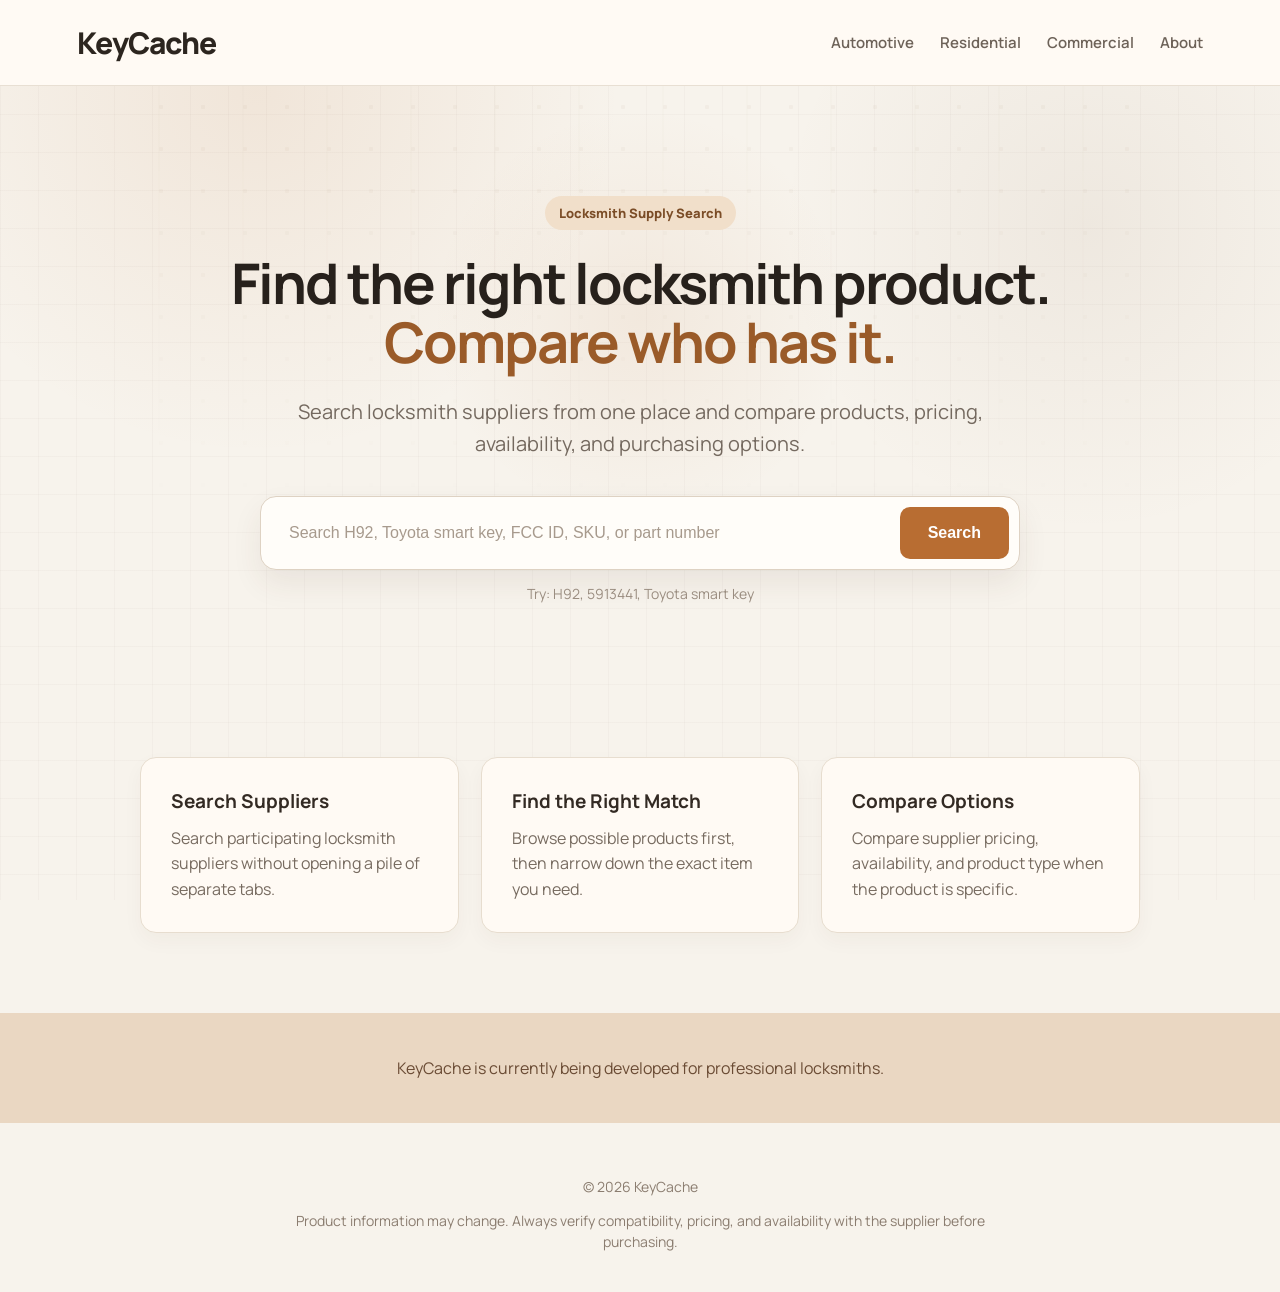
<file: index.html>
<!DOCTYPE html>
<html lang="en">

<head>

  <meta charset="UTF-8">

  <meta
    name="viewport"
    content="width=device-width, initial-scale=1.0"
  >

  <title>
    KeyCache | Compare Locksmith Supplies
  </title>

  <link
    rel="stylesheet"
    href="style.css"
  >

</head>


<body>


  <!-- ===================================== -->
  <!-- HEADER -->
  <!-- ===================================== -->

  <header class="site-header">

    <div class="logo">
      KeyCache
    </div>

    <nav>

      <a href="#">
        Automotive
      </a>

      <a href="#">
        Residential
      </a>

      <a href="#">
        Commercial
      </a>

      <a href="#">
        About
      </a>

    </nav>

  </header>



  <main>


    <!-- ===================================== -->
    <!-- HERO -->
    <!-- ===================================== -->

    <section class="hero">

      <div class="badge">
        Locksmith Supply Search
      </div>


      <h1>

        Find the right locksmith product.

        <span>
          Compare who has it.
        </span>

      </h1>


      <p class="hero-text">

        Search locksmith suppliers from one
        place and compare products, pricing,
        availability, and purchasing options.

      </p>



      <div class="search-card">

        <input
          type="text"
          id="searchInput"
          placeholder="Search H92, Toyota smart key, FCC ID, SKU, or part number"
        >

        <button
          id="searchButton"
          type="button"
        >
          Search
        </button>

      </div>


      <p class="search-hint">

        Try:
        H92,
        5913441,
        Toyota smart key

      </p>

    </section>



    <!-- ===================================== -->
    <!-- RESULTS INSERT HERE -->
    <!-- ===================================== -->



    <!-- ===================================== -->
    <!-- FEATURES -->
    <!-- ===================================== -->

    <section class="features">


      <div class="feature-card">

        <h3>
          Search Suppliers
        </h3>

        <p>

          Search participating locksmith
          suppliers without opening a pile
          of separate tabs.

        </p>

      </div>



      <div class="feature-card">

        <h3>
          Find the Right Match
        </h3>

        <p>

          Browse possible products first,
          then narrow down the exact item
          you need.

        </p>

      </div>



      <div class="feature-card">

        <h3>
          Compare Options
        </h3>

        <p>

          Compare supplier pricing,
          availability, and product type
          when the product is specific.

        </p>

      </div>


    </section>



    <!-- ===================================== -->
    <!-- DEVELOPMENT NOTICE -->
    <!-- ===================================== -->

    <section class="coming-soon">

      <p>

        KeyCache is currently being developed
        for professional locksmiths.

      </p>

    </section>


  </main>



  <!-- ===================================== -->
  <!-- FOOTER -->
  <!-- ===================================== -->

  <footer>

    <p>
      © 2026 KeyCache
    </p>

    <p class="affiliate-disclosure">

      Product information may change.
      Always verify compatibility, pricing,
      and availability with the supplier
      before purchasing.

    </p>

  </footer>



  <script>


    // =====================================================
    // ELEMENTS
    // =====================================================


    const searchButton =
      document.getElementById(
        "searchButton"
      );


    const searchInput =
      document.getElementById(
        "searchInput"
      );


    const resultsSection =
      document.createElement(
        "section"
      );


    resultsSection.id =
      "results";


    resultsSection.className =
      "results";


    document
      .querySelector(".hero")
      .after(
        resultsSection
      );



    // =====================================================
    // MAIN SEARCH
    // =====================================================


    async function performSearch() {


      const query =
        searchInput.value.trim();


      if (!query) {

        resultsSection.innerHTML = `

          <div class="no-results">

            <p>
              Enter a product, key,
              FCC ID, SKU, or part number.
            </p>

          </div>

        `;

        return;
      }



      searchButton.disabled =
        true;


      searchButton.textContent =
        "Searching...";


      resultsSection.innerHTML = `

        <div class="no-results">

          <h2>
            Searching KeyCache...
          </h2>

          <p>
            Checking live supplier results.
          </p>

        </div>

      `;



      try {


        // =================================
        // LIVE SUPPLIER SEARCH
        // =================================


        const liveResponse =
          await fetch(

            "/api/live-search?q=" +
            encodeURIComponent(
              query
            )

          );


        const liveResult =
          await liveResponse.json();



        if (
          liveResponse.ok &&
          Array.isArray(
            liveResult.products
          ) &&
          liveResult.products.length > 0
        ) {


          // -----------------------------
          // DISCOVERY MODE
          // -----------------------------

          if (
            liveResult.searchMode ===
            "discovery"
          ) {

            displayDiscoveryResults(

              liveResult.products,

              query,

              liveResult.suppliers || []

            );

            return;
          }


          // -----------------------------
          // COMPARISON MODE
          // -----------------------------

          displayComparisonResults(

            liveResult.products,

            query,

            liveResult.suppliers || []

          );

          return;
        }



        // =================================
        // D1 FALLBACK
        // =================================


        const databaseResponse =
          await fetch(

            "/api/search?q=" +
            encodeURIComponent(
              query
            )

          );


        const databaseResult =
          await databaseResponse.json();



        if (!databaseResponse.ok) {

          throw new Error(

            databaseResult.error ||
            "Search failed."

          );
        }


        displayDatabaseResults(

          databaseResult.products ||
          [],

          query

        );


      } catch (error) {


        console.error(
          "SEARCH ERROR:",
          error
        );


        resultsSection.innerHTML = `

          <div class="no-results">

            <h2>
              Search error
            </h2>

            <p>

              KeyCache couldn't complete
              this search right now.

            </p>

          </div>

        `;


      } finally {


        searchButton.disabled =
          false;


        searchButton.textContent =
          "Search";


      }


    }



    // =====================================================
    // DISCOVERY RESULTS
    // =====================================================


    function displayDiscoveryResults(
      products,
      query,
      supplierStatuses
    ) {


      const sortedProducts =
        [...products]
          .sort(
            (a, b) => {


              const scoreA =
                typeof a.matchScore ===
                  "number"
                  ? a.matchScore
                  : 0;


              const scoreB =
                typeof b.matchScore ===
                  "number"
                  ? b.matchScore
                  : 0;


              if (
                scoreB !== scoreA
              ) {

                return (
                  scoreB -
                  scoreA
                );
              }


              const priceA =
                typeof a.price ===
                  "number"
                  ? a.price
                  : Infinity;


              const priceB =
                typeof b.price ===
                  "number"
                  ? b.price
                  : Infinity;


              return (
                priceA -
                priceB
              );

            }
          );



      const supplierNames =
        supplierStatuses
          .filter(
            supplier =>
              supplier.ok
          )
          .map(
            supplier =>
              supplier.supplier
          )
          .join(" • ");



      const cards =
        sortedProducts
          .map(
            product => {


              const price =
                typeof product.price ===
                  "number"

                  ? "$" +
                    product.price
                      .toFixed(2)

                  : "Price on supplier";


              const type =
                product.type ||
                "Product";


              const stock =
                product.stock ||
                "Check supplier";


              return `

                <article
                  class="product-result"
                >


                  ${
                    product.image
                      ? `

                        <div
                          class="product-image-wrap"
                        >

                          <img
                            class="product-image"
                            src="${escapeAttribute(
                              product.image
                            )}"
                            alt="${escapeAttribute(
                              product.title ||
                              "Product image"
                            )}"
                            loading="lazy"
                          >

                        </div>

                      `
                      : ""
                  }


                  <div
                    class="product-header"
                  >


                    <div>


                      <span
                        class="result-label"
                      >
                        POSSIBLE MATCH
                      </span>


                      <h2>

                        ${escapeHtml(
                          product.title ||
                          "Untitled Product"
                        )}

                      </h2>


                      <p>

                        ${escapeHtml(
                          product.supplier ||
                          "Supplier"
                        )}

                      </p>


                    </div>


                  </div>



                  <div
                    class="product-meta"
                  >


                    <span>

                      <strong>
                        Type:
                      </strong>

                      ${escapeHtml(
                        type
                      )}

                    </span>


                    ${
                      product.confidence?.label
                        ? `

                          <span
                            class="match-confidence match-confidence-${escapeAttribute(
                              product.confidence.level ||
                              "unknown"
                            )}"
                          >

                            ${escapeHtml(
                              product.confidence.label
                            )}

                          </span>

                        `
                        : ""
                    }


                    <span>

                      <strong>
                        Price:
                      </strong>

                      ${escapeHtml(
                        price
                      )}

                    </span>


                    <span>

                      <strong>
                        Stock:
                      </strong>

                      ${escapeHtml(
                        stock
                      )}

                    </span>


                    ${
                      product.sku
                        ? `

                          <span>

                            <strong>
                              SKU:
                            </strong>

                            ${escapeHtml(
                              product.sku
                            )}

                          </span>

                        `
                        : ""
                    }


                  </div>



                  <div
                    class="supplier-table"
                  >


                    <div
                      class="supplier-row"
                    >


                      <div
                        class="supplier-info"
                      >

                        <strong>

                          ${escapeHtml(
                            product.supplier ||
                            "Supplier"
                          )}

                        </strong>


                        <span>

                          ${escapeHtml(
                            type
                          )}

                        </span>

                      </div>



                      <div
                        class="supplier-price"
                      >

                        ${escapeHtml(
                          price
                        )}

                      </div>



                      <div
                        class="supplier-stock"
                      >

                        ${escapeHtml(
                          stock
                        )}

                      </div>



                      <div
                        class="supplier-shipping"
                      >

                        Match score:
                        ${
                          typeof product.matchScore ===
                            "number"
                            ? product.matchScore
                            : "—"
                        }

                      </div>



                      <button
                        class="supplier-button compare-product-button"
                        type="button"
                        data-title="${escapeAttribute(
                          product.title ||
                          ""
                        )}"
                      >

                        Compare This Product

                      </button>


                    </div>


                  </div>


                </article>

              `;

            }
          )
          .join("");



      resultsSection.innerHTML = `

        <div
          class="product-result"
          style="margin-bottom: 22px;"
        >


          <div
            class="product-header"
          >


            <div>


              <span
                class="result-label"
              >
                DISCOVERY SEARCH
              </span>


              <h2>

                Possible matches for
                "${escapeHtml(
                  query
                )}"

              </h2>


              <p>

                These results may represent
                different products.

                Choose the application or
                identifier that matches
                what you need.

              </p>


              ${
                supplierNames
                  ? `

                    <p>

                      Searching:
                      ${escapeHtml(
                        supplierNames
                      )}

                    </p>

                  `
                  : ""
              }


            </div>


          </div>


        </div>


        ${cards}

      `;


    }



    // =====================================================
    // PRODUCT FAMILY KEY
    // =====================================================


    function getProductFamilyKey(
      product
    ) {


      const title =
        String(
          product?.title ||
          ""
        ).toLowerCase();


      // =================================
      // FCC FAMILY
      // =================================

      const fccMatch =
        title.match(
          /\b(?:hyq|kr5|m3n)[a-z0-9]{2,15}(?:-[a-z0-9]{2,10})?\b/i
        );


      if (fccMatch) {

        const fccFamily =
          fccMatch[0]
            .split("-")[0]
            .toUpperCase();


        return (
          "FCC:" +
          fccFamily
        );
      }


      // =================================
      // H-SERIES / KEY FAMILY
      // =================================

      const keyFamilyMatch =
        title.match(
          /\bH\d{2,3}\b/i
        );


      if (keyFamilyMatch) {

        return (
          "KEY:" +
          keyFamilyMatch[0]
            .toUpperCase()
        );
      }


      // =================================
      // FALLBACK
      // =================================

      return (
        "TITLE:" +
        title
          .replace(
            /\b(oem|aftermarket|refurbished|new)\b/gi,
            " "
          )
          .replace(
            /[^a-z0-9]+/gi,
            " "
          )
          .replace(
            /\s+/g,
            " "
          )
          .trim()
      );


    }



    // =====================================================
    // GROUP COMPARISON PRODUCTS
    // =====================================================


    function groupComparisonProducts(
      products
    ) {


      const groups =
        new Map();


      for (
        const product
        of products
      ) {


        const familyKey =
          getProductFamilyKey(
            product
          );


        if (
          !groups.has(
            familyKey
          )
        ) {

          groups.set(
            familyKey,
            {
              familyKey,
              products: []
            }
          );
        }


        groups
          .get(
            familyKey
          )
          .products
          .push(
            product
          );

      }


      const grouped =
        Array.from(
          groups.values()
        );


      for (
        const group
        of grouped
      ) {


        const prices =
          group.products
            .map(
              product =>
                product.price
            )
            .filter(
              price =>
                typeof price ===
                "number"
            );


        group.lowestPrice =
          prices.length
            ? Math.min(
                ...prices
              )
            : null;


        group.products.sort(
          (a, b) =>
            (
              Number(
                b.matchScore
              ) || 0
            ) -
            (
              Number(
                a.matchScore
              ) || 0
            )
        );


        group.primary =
          group.products[0];

      }


      grouped.sort(
        (a, b) =>
          (
            Number(
              b.primary?.matchScore
            ) || 0
          ) -
          (
            Number(
              a.primary?.matchScore
            ) || 0
          )
      );


      return grouped;


    }



    // =====================================================
    // EXACT PRODUCT COMPARISON
    // =====================================================


    function displayComparisonResults(
      products,
      query,
      supplierStatuses
    ) {


      // =================================
      // SORT RESULTS
      // =================================

      const sortedProducts =
        [...products]
          .sort(
            (a, b) => {


              const scoreA =
                Number(
                  a.matchScore
                ) || 0;


              const scoreB =
                Number(
                  b.matchScore
                ) || 0;


              if (
                scoreB !== scoreA
              ) {

                return (
                  scoreB -
                  scoreA
                );
              }


              const priceA =
                typeof a.price ===
                  "number"
                  ? a.price
                  : Infinity;


              const priceB =
                typeof b.price ===
                  "number"
                  ? b.price
                  : Infinity;


              return (
                priceA -
                priceB
              );

            }
          );



      // =================================
      // GROUP PRODUCTS
      // =================================

      const productGroups =
        groupComparisonProducts(
          sortedProducts
        );



      // =================================
      // CATEGORY HELPER
      // =================================

      function getCategory(
        product
      ) {


        const combined =
          (
            String(
              product.type ||
              ""
            ) +
            " " +
            String(
              product.title ||
              ""
            )
          ).toLowerCase();


        if (
          combined.includes(
            "aftermarket"
          )
        ) {

          return "aftermarket";
        }


        if (
          combined.includes(
            "refurb"
          )
        ) {

          return "refurbished";
        }


        if (
          combined.includes(
            "oem"
          ) ||
          combined.includes(
            "strattec"
          )
        ) {

          return "oem";
        }


        return "other";


      }



      // =================================
      // SUPPLIER COLUMNS
      // =================================

      const supplierNames =
        [
          ...new Set(
            sortedProducts
              .map(
                product =>
                  product.supplier
              )
              .filter(Boolean)
          )
        ];



      // =================================
      // MATRIX ROWS
      // =================================

      const matrixRows =
        [];



      for (
        const group
        of productGroups
      ) {


        const variants =
          new Map();


        for (
          const product
          of group.products
        ) {


          const category =
            getCategory(
              product
            );


          if (
            !variants.has(
              category
            )
          ) {

            variants.set(
              category,
              []
            );
          }


          variants
            .get(
              category
            )
            .push(
              product
            );


        }



        for (
          const [
            variantKey,
            variantProducts
          ]
          of variants
        ) {


          let variantLabel =
            "Other";


          if (
            variantKey ===
            "oem"
          ) {

            variantLabel =
              "OEM";
          }


          if (
            variantKey ===
            "aftermarket"
          ) {

            variantLabel =
              "Aftermarket";
          }


          if (
            variantKey ===
            "refurbished"
          ) {

            variantLabel =
              "Refurbished OEM";
          }



          variantProducts.sort(
            (a, b) => {


              const scoreA =
                Number(
                  a.matchScore
                ) || 0;


              const scoreB =
                Number(
                  b.matchScore
                ) || 0;


              if (
                scoreB !== scoreA
              ) {

                return (
                  scoreB -
                  scoreA
                );
              }


              const priceA =
                typeof a.price ===
                  "number"
                  ? a.price
                  : Infinity;


              const priceB =
                typeof b.price ===
                  "number"
                  ? b.price
                  : Infinity;


              return (
                priceA -
                priceB
              );

            }
          );



          const primary =
            variantProducts[0];



          const numericPrices =
            variantProducts
              .map(
                product =>
                  product.price
              )
              .filter(
                price =>
                  typeof price ===
                    "number"
              );



          const lowestVariantPrice =
            numericPrices.length
              ? Math.min(
                  ...numericPrices
                )
              : null;



          // ===============================
          // SUPPLIER CELLS
          // ===============================

          const supplierCells =
            supplierNames
              .map(
                supplierName => {


                  const supplierProducts =
                    variantProducts
                      .filter(
                        product =>
                          product.supplier ===
                          supplierName
                      )
                      .sort(
                        (a, b) => {


                          const scoreA =
                            Number(
                              a.matchScore
                            ) || 0;


                          const scoreB =
                            Number(
                              b.matchScore
                            ) || 0;


                          if (
                            scoreB !==
                            scoreA
                          ) {

                            return (
                              scoreB -
                              scoreA
                            );
                          }


                          const priceA =
                            typeof a.price ===
                              "number"
                              ? a.price
                              : Infinity;


                          const priceB =
                            typeof b.price ===
                              "number"
                              ? b.price
                              : Infinity;


                          return (
                            priceA -
                            priceB
                          );

                        }
                      );



                  const product =
                    supplierProducts[0];



                  if (!product) {

                    return `

                      <div
                        class="matrix-cell matrix-empty"
                      >

                        <span>
                          No matching listing
                        </span>

                      </div>

                    `;
                  }



                  const priceDisplay =
                    typeof product.price ===
                      "number"

                      ? "$" +
                        product.price
                          .toFixed(2)

                      : "Check price";



                  const isLowestPrice =
                    lowestVariantPrice !==
                      null &&
                    product.price ===
                      lowestVariantPrice;



                  return `

                    <div
                      class="matrix-cell"
                    >


                      ${
                        product.image
                          ? `

                            <img
                              class="matrix-product-image"
                              src="${escapeAttribute(
                                product.image
                              )}"
                              alt="${escapeAttribute(
                                product.title ||
                                "Product image"
                              )}"
                              loading="lazy"
                            >

                          `
                          : ""
                      }


                      <div
                        class="matrix-price"
                      >

                        ${escapeHtml(
                          priceDisplay
                        )}


                        ${
                          isLowestPrice
                            ? `

                              <span
                                class="best-price"
                              >
                                Lowest price
                              </span>

                            `
                            : ""
                        }

                      </div>


                      <div
                        class="matrix-stock"
                      >

                        ${escapeHtml(
                          product.stock ||
                          "Check supplier"
                        )}

                      </div>


                      <div
                        class="matrix-type"
                      >

                        ${escapeHtml(
                          product.type ||
                          "Type unknown"
                        )}

                      </div>


                      ${
                        product.confidence?.label
                          ? `

                            <span
                              class="match-confidence match-confidence-${escapeAttribute(
                                product.confidence.level ||
                                "unknown"
                              )}"
                            >

                              ${escapeHtml(
                                product.confidence.label
                              )}

                            </span>

                          `
                          : ""
                      }


                      <div
                        class="matrix-product-title"
                      >

                        ${escapeHtml(
                          product.title ||
                          "Product"
                        )}

                      </div>


                      ${
                        product.sku
                          ? `

                            <small>

                              SKU:
                              ${escapeHtml(
                                product.sku
                              )}

                            </small>

                          `
                          : ""
                      }


                      <a
                        class="supplier-button"
                        href="${escapeAttribute(
                          product.url ||
                          "#"
                        )}"
                        target="_blank"
                        rel="noopener noreferrer"
                      >

                        View Supplier

                      </a>


                    </div>

                  `;


                }
              )
              .join("");



          // ===============================
          // PRODUCT CELL
          // ===============================

          const productCell = `

            <div
              class="matrix-product-cell"
            >


              ${
                primary?.image
                  ? `

                    <img
                      class="matrix-family-image"
                      src="${escapeAttribute(
                        primary.image
                      )}"
                      alt="${escapeAttribute(
                        primary.title ||
                        "Product"
                      )}"
                      loading="lazy"
                    >

                  `
                  : ""
              }


              <strong>

                ${escapeHtml(
                  variantLabel
                )}

              </strong>


              <span>

                ${escapeHtml(
                  group.familyKey
                )}

              </span>


              ${
                primary?.confidence?.label
                  ? `

                    <span
                      class="match-confidence match-confidence-${escapeAttribute(
                        primary.confidence.level ||
                        "unknown"
                      )}"
                    >

                      ${escapeHtml(
                        primary.confidence.label
                      )}

                    </span>

                  `
                  : ""
              }


            </div>

          `;



          matrixRows.push(`

            <div
              class="comparison-matrix-row"
            >

              ${productCell}

              ${supplierCells}

            </div>

          `);


        }


      }



      // =================================
      // MATRIX HEADER
      // =================================

      const matrixHeader = `

        <div
          class="comparison-matrix-header"
        >


          <div
            class="matrix-header-cell matrix-product-heading"
          >
            Product
          </div>


          ${
            supplierNames
              .map(
                supplierName => `

                  <div
                    class="matrix-header-cell"
                  >

                    ${escapeHtml(
                      supplierName
                    )}

                  </div>

                `
              )
              .join("")
          }


        </div>

      `;



      // =================================
      // COMPLETE MATRIX
      // =================================

      const supplierRows = `

        <div
          class="comparison-matrix"
          style="--supplier-count: ${supplierNames.length};"
        >

          ${matrixHeader}

          ${matrixRows.join("")}

        </div>

      `;



      // =================================
      // SUPPLIER STATUS
      // =================================

      const suppliersChecked =
        supplierStatuses
          .filter(
            supplier =>
              supplier.ok
          )
          .map(
            supplier =>
              supplier.supplier
          )
          .join(" • ");



      // =================================
      // RENDER
      // =================================

      resultsSection.innerHTML = `

        <article
          class="product-result"
        >


          <div
            class="product-header"
          >


            <div>


              <span
                class="result-label"
              >
                PRODUCT COMPARISON
              </span>


              <h2>

                Results for
                "${escapeHtml(
                  query
                )}"

              </h2>


              <p>

                ${sortedProducts.length}
                matching product${
                  sortedProducts.length ===
                    1
                    ? ""
                    : "s"
                }

                ${
                  suppliersChecked
                    ? " • " +
                      escapeHtml(
                        suppliersChecked
                      )
                    : ""
                }

              </p>


            </div>


          </div>


          ${supplierRows}


        </article>

      `;


    }



    // =====================================================
    // COMPARE DISCOVERY PRODUCT
    // =====================================================


    async function compareSelectedProduct(
      productTitle
    ) {


      const query =
        String(
          productTitle ||
          ""
        ).trim();


      if (!query) {
        return;
      }


      searchInput.value =
        query;


      searchButton.disabled =
        true;


      searchButton.textContent =
        "Comparing...";


      resultsSection.innerHTML = `

        <div class="no-results">

          <h2>
            Comparing suppliers...
          </h2>

          <p>
            KeyCache is looking for
            equivalent listings.
          </p>

        </div>

      `;



      try {


        const response =
          await fetch(

            "/api/live-search?q=" +
            encodeURIComponent(
              query
            ) +
            "&mode=comparison"

          );


        const result =
          await response.json();



        if (
          !response.ok ||
          !Array.isArray(
            result.products
          )
        ) {

          throw new Error(

            result.error ||
            "Comparison failed."

          );
        }


        displayComparisonResults(

          result.products,

          query,

          result.suppliers || []

        );


      } catch (error) {


        console.error(
          "COMPARISON ERROR:",
          error
        );


        resultsSection.innerHTML = `

          <div class="no-results">

            <h2>
              Comparison unavailable
            </h2>

            <p>
              KeyCache couldn't compare
              this product right now.
            </p>

          </div>

        `;


      } finally {


        searchButton.disabled =
          false;


        searchButton.textContent =
          "Search";


      }


    }



    // =====================================================
    // D1 DATABASE FALLBACK
    // =====================================================


    function displayDatabaseResults(
      products,
      query
    ) {


      if (
        !Array.isArray(
          products
        ) ||
        products.length ===
          0
      ) {


        resultsSection.innerHTML = `

          <div class="no-results">

            <h2>
              No results found
            </h2>

            <p>

              KeyCache couldn't find
              a match for
              "${escapeHtml(
                query
              )}".

            </p>

          </div>

        `;


        return;
      }



      resultsSection.innerHTML =

        products
          .map(
            product => {


              const suppliers =
                [
                  ...(
                    product.suppliers ||
                    []
                  )
                ]
                  .sort(
                    (a, b) => {


                      const priceA =
                        typeof a.price ===
                          "number"
                          ? a.price
                          : Infinity;


                      const priceB =
                        typeof b.price ===
                          "number"
                          ? b.price
                          : Infinity;


                      return (
                        priceA -
                        priceB
                      );

                    }
                  );



              const supplierRows =
                suppliers
                  .map(
                    supplier => `

                      <div
                        class="supplier-row"
                      >


                        <div
                          class="supplier-info"
                        >

                          <strong>

                            ${escapeHtml(
                              supplier.name ||
                              "Supplier"
                            )}

                          </strong>


                          <span>

                            ${escapeHtml(
                              supplier.type ||
                              "Type unknown"
                            )}

                          </span>

                        </div>



                        <div
                          class="supplier-price"
                        >

                          ${
                            typeof supplier.price ===
                              "number"

                              ? "$" +
                                supplier.price
                                  .toFixed(2)

                              : "Check price"
                          }

                        </div>



                        <div
                          class="supplier-stock"
                        >

                          ${escapeHtml(
                            supplier.stock ||
                            "Check stock"
                          )}

                        </div>



                        <div
                          class="supplier-shipping"
                        >

                          ${escapeHtml(
                            supplier.shipping ||
                            "Check supplier"
                          )}

                        </div>



                        <a
                          class="supplier-button"
                          href="${escapeAttribute(
                            supplier.url ||
                            "#"
                          )}"
                          target="_blank"
                          rel="noopener noreferrer"
                        >

                          View Supplier

                        </a>


                      </div>

                    `
                  )
                  .join("");



              return `

                <article
                  class="product-result"
                >


                  <div
                    class="product-header"
                  >


                    <div>


                      <span
                        class="result-label"
                      >
                        KEYCACHE DATABASE
                      </span>


                      <h2>

                        ${escapeHtml(
                          product.title ||
                          "Untitled Product"
                        )}

                      </h2>


                      <p>

                        ${escapeHtml(
                          product.vehicle ||
                          ""
                        )}

                        ${
                          product.years
                            ? " • " +
                              escapeHtml(
                                product.years
                              )
                            : ""
                        }

                      </p>


                    </div>


                  </div>



                  <div
                    class="product-meta"
                  >


                    ${
                      product.fccId
                        ? `

                          <span>

                            <strong>
                              FCC ID:
                            </strong>

                            ${escapeHtml(
                              product.fccId
                            )}

                          </span>

                        `
                        : ""
                    }


                    ${
                      product.oemPart
                        ? `

                          <span>

                            <strong>
                              OEM / Part:
                            </strong>

                            ${escapeHtml(
                              product.oemPart
                            )}

                          </span>

                        `
                        : ""
                    }


                    ${
                      product.chipId
                        ? `

                          <span>

                            <strong>
                              Chip:
                            </strong>

                            ${escapeHtml(
                              product.chipId
                            )}

                          </span>

                        `
                        : ""
                    }


                  </div>



                  <div
                    class="supplier-table"
                  >

                    ${supplierRows}

                  </div>


                </article>

              `;

            }
          )
          .join("");


    }



    // =====================================================
    // EVENTS
    // =====================================================


    searchButton.addEventListener(
      "click",
      performSearch
    );


    searchInput.addEventListener(
      "keydown",
      function(event) {


        if (
          event.key ===
          "Enter"
        ) {

          performSearch();
        }


      }
    );



    // Discovery compare buttons.
    // Using event delegation avoids fragile inline JS.

    resultsSection.addEventListener(
      "click",
      function(event) {


        const button =
          event.target.closest(
            ".compare-product-button"
          );


        if (!button) {
          return;
        }


        const productTitle =
          button.dataset.title ||
          "";


        compareSelectedProduct(
          productTitle
        );


      }
    );



    // =====================================================
    // SAFETY HELPERS
    // =====================================================


    function escapeHtml(
      value
    ) {


      return String(
        value ?? ""
      )

        .replace(
          /&/g,
          "&amp;"
        )

        .replace(
          /</g,
          "&lt;"
        )

        .replace(
          />/g,
          "&gt;"
        )

        .replace(
          /"/g,
          "&quot;"
        )

        .replace(
          /'/g,
          "&#039;"
        );


    }



    function escapeAttribute(
      value
    ) {


      return String(
        value ?? ""
      )

        .replace(
          /&/g,
          "&amp;"
        )

        .replace(
          /"/g,
          "&quot;"
        )

        .replace(
          /'/g,
          "&#39;"
        )

        .replace(
          /</g,
          "&lt;"
        )

        .replace(
          />/g,
          "&gt;"
        );


    }


  </script>


</body>

</html>
</file>
<file: style.css>
@import url('https://fonts.googleapis.com/css2?family=Manrope:wght@400;500;600;700;800&display=swap');

* {
  box-sizing: border-box;
}

body {
  margin: 0;
  font-family: "Manrope", Arial, sans-serif;
  color: #25211d;

  background:
    radial-gradient(
      circle at 20% 10%,
      rgba(184, 109, 50, 0.10),
      transparent 28%
    ),
    radial-gradient(
      circle at 85% 25%,
      rgba(122, 88, 58, 0.07),
      transparent 24%
    ),
    linear-gradient(
      rgba(120, 95, 70, 0.035) 1px,
      transparent 1px
    ),
    linear-gradient(
      90deg,
      rgba(120, 95, 70, 0.035) 1px,
      transparent 1px
    ),
    #f7f3ec;

  background-size:
    auto,
    auto,
    38px 38px,
    38px 38px,
    auto;

  background-attachment: fixed;
}

/* HEADER */

.site-header {
  width: 100%;
  display: flex;
  justify-content: space-between;
  align-items: center;
  padding: 22px 6%;
  background: #fffaf4;
  border-bottom: 1px solid #e8dfd3;
}

.logo {
  font-size: 30px;
  font-weight: 800;
  letter-spacing: -1px;
  color: #2c251f;
}

nav {
  display: flex;
  gap: 26px;
}

nav a {
  text-decoration: none;
  color: #6d6258;
  font-size: 15px;
  font-weight: 600;
}

nav a:hover {
  color: #b66a2c;
}


/* HERO */

.hero {
  max-width: 1000px;
  margin: 0 auto;
  padding: 110px 25px 70px;
  text-align: center;
  position: relative;
  isolation: isolate;
}

.hero::before {
  content: "";
  position: absolute;
  width: 420px;
  height: 420px;
  top: 20px;
  left: 50%;
  transform: translateX(-50%);
  border-radius: 50%;
  background: radial-gradient(
    circle,
    rgba(184, 109, 50, 0.08),
    transparent 70%
  );
  z-index: -2;
}

.hero::after {
  content: "";
  position: absolute;
  inset: 0;
  pointer-events: none;
  opacity: 0.11;

  background-image:
    radial-gradient(
      circle,
      rgba(120, 82, 45, 0.55) 2px,
      transparent 2.5px
    ),
    linear-gradient(
      90deg,
      transparent 0 18px,
      rgba(120, 82, 45, 0.18) 18px 20px,
      transparent 20px 42px
    );

  background-size:
    42px 42px,
    84px 42px;

  mask-image: linear-gradient(
    to bottom,
    rgba(0, 0, 0, 0.7),
    transparent 78%
  );

  -webkit-mask-image: linear-gradient(
    to bottom,
    rgba(0, 0, 0, 0.7),
    transparent 78%
  );

  z-index: -1;
}

.badge {
  display: inline-block;
  padding: 8px 14px;
  border-radius: 100px;
  background: #f1dfca;
  color: #7b4d27;
  font-size: 13px;
  font-weight: 800;
  margin-bottom: 24px;
}

.hero h1 {
  font-size: 56px;
  line-height: 1.05;
  margin: 0;
  letter-spacing: -2px;
  color: #27211c;
}

.hero h1 span {
  display: block;
  color: #9a5b29;
}

.hero-text {
  max-width: 700px;
  margin: 24px auto 36px;
  font-size: 20px;
  line-height: 1.6;
  color: #74695f;
}
/* SEARCH */

.search-card {
  max-width: 760px;
  margin: 0 auto;
  padding: 10px;
  display: flex;
  gap: 10px;
  background: #fffdf9;
  border: 1px solid #ded2c3;
  border-radius: 16px;
  box-shadow: 0 14px 30px rgba(75, 53, 33, 0.08);
}

.search-card input {
  flex: 1;
  min-width: 0;
  padding: 17px 18px;
  font-size: 16px;
  border: none;
  outline: none;
  background: transparent;
  color: #2d2824;
}

.search-card input::placeholder {
  color: #a79a8d;
}

.search-card button {
  padding: 16px 28px;
  border: none;
  border-radius: 10px;
  background: #b86d32;
  color: white;
  font-size: 16px;
  font-weight: 800;
  cursor: pointer;
}

.search-card button:hover {
  background: #9f5b28;
}

.search-hint {
  margin-top: 14px;
  color: #9a8d80;
  font-size: 14px;
}


/* FEATURES */

.features {
  max-width: 1050px;
  margin: 20px auto 80px;
  padding: 0 25px;
  display: grid;
  grid-template-columns: repeat(3, 1fr);
  gap: 22px;
}

.feature-card {
  background: #fffaf4;
  padding: 30px;
  border: 1px solid #e7ddcf;
  border-radius: 16px;
  box-shadow: 0 8px 20px rgba(75, 53, 33, 0.04);
}

.feature-card h3 {
  margin-top: 0;
  margin-bottom: 12px;
  font-size: 19px;
  color: #332a23;
}

.feature-card p {
  margin: 0;
  color: #776b60;
  line-height: 1.6;
}


/* COMING SOON */

.coming-soon {
  text-align: center;
  padding: 28px;
  background: #ead7c2;
  color: #6a4b34;
}


/* FOOTER */

footer {
  text-align: center;
  padding: 40px 25px;
  color: #8b7d70;
  font-size: 14px;
}

.affiliate-disclosure {
  max-width: 700px;
  margin: 12px auto 0;
  line-height: 1.5;
}


/* SEARCH RESULTS */

.results {
  max-width: 1050px;
  margin: 0 auto 70px;
  padding: 0 25px;
}

.product-result {
  background: #fffaf4;
  border: 1px solid #e7ddcf;
  border-radius: 16px;
  padding: 28px;
  margin-bottom: 25px;
  box-shadow: 0 8px 20px rgba(75, 53, 33, 0.04);
}

.product-header h2 {
  margin: 7px 0 5px;
  font-size: 28px;
  color: #302821;
}

.product-header p {
  margin: 0;
  color: #76695e;
}

.result-label {
  font-size: 12px;
  font-weight: 800;
  color: #a45f2d;
}

.product-meta {
  display: flex;
  gap: 25px;
  flex-wrap: wrap;
  margin: 22px 0;
  color: #655a51;
}

.supplier-table {
  border-top: 1px solid #e4d9cb;
}

.supplier-row {
  display: grid;
  grid-template-columns: 1.4fr 1fr 1fr 1fr auto;
  gap: 18px;
  align-items: center;
  padding: 18px 0;
  border-bottom: 1px solid #e4d9cb;
}

.supplier-info {
  display: flex;
  flex-direction: column;
  gap: 5px;
}

.supplier-info span {
  color: #76695e;
  font-size: 14px;
}

.supplier-price {
  font-size: 20px;
  font-weight: 800;
  color: #2c251f;
}

.best-price {
  display: block;
  margin-top: 4px;
  font-size: 11px;
  color: #a45f2d;
  font-weight: 700;
}

.supplier-stock,
.supplier-shipping {
  color: #74695f;
  font-size: 14px;
}

.supplier-button {
  display: inline-block;
  text-decoration: none;
  background: #b86d32;
  color: white;
  padding: 11px 16px;
  border-radius: 8px;
  font-weight: 700;
  font-size: 14px;
}

.supplier-button:hover {
  background: #9f5b28;
}

.no-results {
  text-align: center;
  background: #fffaf4;
  border: 1px solid #e7ddcf;
  border-radius: 14px;
  padding: 35px;
}


/* MOBILE */

@media (max-width: 800px) {
  .supplier-row {
    grid-template-columns: 1fr;
  }

  .supplier-button {
    text-align: center;
  }
}

@media (max-width: 700px) {
  .site-header {
    flex-direction: column;
    gap: 18px;
  }

  nav {
    gap: 14px;
    flex-wrap: wrap;
    justify-content: center;
  }

  .hero {
    padding-top: 70px;
  }

  .hero h1 {
    font-size: 40px;
  }

  .hero-text {
    font-size: 17px;
  }

  .search-card {
    flex-direction: column;
  }

  .search-card button {
    width: 100%;
  }

  .features {
    grid-template-columns: 1fr;
  }
}

/* ADMIN PAGE */

.admin-page {
  min-height: 100vh;
  padding: 70px 20px;
}

.admin-card {
  max-width: 760px;
  margin: 0 auto;
  padding: 40px;
  background: #fffaf4;
  border: 1px solid #e7ddcf;
  border-radius: 18px;
  box-shadow: 0 14px 35px rgba(75, 53, 33, 0.08);
}

.admin-card h1 {
  margin-top: 0;
  font-size: 34px;
}

.admin-card h2 {
  margin-top: 35px;
  margin-bottom: 18px;
  color: #9a5b29;
}

.admin-card label {
  display: block;
  margin-bottom: 18px;
  font-weight: 700;
  color: #4f463e;
}

.admin-card input {
  width: 100%;
  margin-top: 7px;
  padding: 13px 14px;
  border: 1px solid #d8cbbb;
  border-radius: 9px;
  background: #fffdf9;
  font-family: "Manrope", Arial, sans-serif;
  font-size: 15px;
}

.admin-card input:focus {
  outline: 2px solid rgba(184, 109, 50, 0.25);
  border-color: #b86d32;
}

.checkbox-row {
  display: flex !important;
  align-items: center;
  gap: 10px;
}

.checkbox-row input {
  width: auto;
  margin: 0;
}

.admin-card button {
  width: 100%;
  margin-top: 20px;
  padding: 15px;
  border: none;
  border-radius: 10px;
  background: #b86d32;
  color: white;
  font-family: "Manrope", Arial, sans-serif;
  font-size: 16px;
  font-weight: 800;
  cursor: pointer;
}

.admin-card button:hover {
  background: #9f5b28;
}

/* PRODUCT IMPORTER */

.admin-intro {
  color: #776b60;
  line-height: 1.6;
  margin-bottom: 30px;
}

.import-box {
  padding: 25px;
  background: #f7f0e7;
  border: 1px solid #e4d5c4;
  border-radius: 14px;
}

.optional {
  font-weight: 500;
  color: #998b7e;
  font-size: 13px;
}

#importButton {
  width: 100%;
  margin-top: 10px;
}

#importMessage,
#saveMessage {
  margin-top: 16px;
  font-weight: 700;
  color: #7b4d27;
}

.review-section {
  margin-top: 40px;
  padding-top: 30px;
  border-top: 1px solid #e5d8ca;
}

.review-note {
  color: #7d7166;
  margin-bottom: 25px;
}

.form-grid {
  display: grid;
  grid-template-columns: 1fr 1fr;
  gap: 18px;
}

.form-grid label {
  margin-bottom: 0;
}

.full-width {
  grid-column: 1 / -1;
}

.source-links {
  margin-top: 30px;
  padding: 18px;
  background: #f7f0e7;
  border-radius: 10px;
  font-size: 13px;
  color: #665b52;
  overflow-wrap: anywhere;
}

.save-button {
  margin-top: 25px !important;
}

@media (max-width: 700px) {
  .form-grid {
    grid-template-columns: 1fr;
  }

  .full-width {
    grid-column: auto;
  }
}
#message {
  margin-top: 20px;
  font-weight: 700;
}

/* ADMIN PRODUCT LIST */

.existing-products {
  margin-top: 50px;
  padding-top: 35px;
  border-top: 1px solid #e5d8ca;
}

.existing-products-header {
  display: flex;
  justify-content: space-between;
  align-items: center;
  gap: 15px;
  margin-bottom: 20px;
}

.secondary-button {
  width: auto !important;
  margin: 0 !important;
  padding: 10px 16px !important;
  background: #ede3d8 !important;
  color: #5f5146 !important;
}

.admin-product-card {
  display: flex;
  justify-content: space-between;
  align-items: center;
  gap: 20px;

  padding: 18px;

  background: #fffdf9;
  border: 1px solid #e4d7c8;
  border-radius: 12px;

  margin-bottom: 12px;
}

.admin-product-info {
  display: flex;
  flex-direction: column;
  gap: 4px;
}

.admin-product-info span {
  color: #7c7065;
  font-size: 14px;
}

.admin-product-actions {
  display: flex;
  gap: 8px;
}

.admin-product-actions button {
  width: auto;
  margin: 0;
  padding: 9px 14px;
}

.edit-product {
  background: #8b673e !important;
}

.delete-product {
  background: #9b4337 !important;
}

@media (max-width: 700px) {
  .admin-product-card {
    align-items: flex-start;
    flex-direction: column;
  }
}

.product-image-wrap {
  display: flex;
  justify-content: center;
  margin-bottom: 18px;
}

.product-image {
  width: 160px;
  height: 160px;
  object-fit: contain;
  border-radius: 12px;
}

.supplier-product-image {
  width: 80px;
  height: 80px;
  object-fit: contain;
  border-radius: 10px;
  margin-bottom: 8px;
}

.match-confidence {
  display: inline-block;
  margin-top: 7px;
  padding: 5px 9px;
  border-radius: 999px;
  font-size: 0.76rem;
  font-weight: 700;
  line-height: 1.2;
}

.match-confidence-exact {
  background: rgba(46, 125, 50, 0.12);
  border: 1px solid rgba(46, 125, 50, 0.28);
}

.match-confidence-strong {
  background: rgba(36, 101, 160, 0.10);
  border: 1px solid rgba(36, 101, 160, 0.25);
}

.match-confidence-possible {
  background: rgba(191, 113, 47, 0.10);
  border: 1px solid rgba(191, 113, 47, 0.28);
}

.match-confidence-weak {
  opacity: 0.72;
  border: 1px solid rgba(0, 0, 0, 0.12);
}

.supplier-shipping {
  display: flex;
  flex-direction: column;
  align-items: flex-start;
  gap: 4px;
}

/* ========================================
   KEYCACHE COMPARISON MATRIX
   ======================================== */

.comparison-matrix {
  width: 100%;
  overflow-x: auto;
}

.comparison-matrix-header,
.comparison-matrix-row {
  display: grid;
  grid-template-columns:
    minmax(170px, 0.8fr)
    repeat(
      var(--supplier-count),
      minmax(240px, 1fr)
    );
  gap: 1px;
  min-width: max-content;
}

.comparison-matrix-header {
  margin-bottom: 1px;
}

.matrix-header-cell {
  padding: 15px;
  font-weight: 800;
  text-align: center;
  background: rgba(0, 0, 0, 0.05);
}

.matrix-product-heading {
  text-align: left;
}

.comparison-matrix-row {
  margin-bottom: 1px;
}

.matrix-product-cell,
.matrix-cell {
  padding: 18px;
  min-height: 250px;
  background: rgba(255, 255, 255, 0.75);
}

.matrix-product-cell {
  display: flex;
  flex-direction: column;
  gap: 8px;
}

.matrix-product-cell strong {
  font-size: 1rem;
}

.matrix-product-cell span {
  font-size: 0.82rem;
  opacity: 0.7;
}

.matrix-cell {
  display: flex;
  flex-direction: column;
  align-items: center;
  gap: 9px;
  text-align: center;
}

.matrix-product-image {
  width: 110px;
  height: 110px;
  object-fit: contain;
  border-radius: 10px;
}

.matrix-family-image {
  width: 110px;
  height: 110px;
  object-fit: contain;
  border-radius: 10px;
}

.matrix-price {
  display: flex;
  flex-direction: column;
  align-items: center;
  gap: 5px;
  font-size: 1.12rem;
  font-weight: 800;
}

.matrix-stock {
  font-size: 0.85rem;
}

.matrix-product-title {
  max-width: 260px;
  font-size: 0.82rem;
  line-height: 1.35;
}

.matrix-cell small {
  opacity: 0.7;
}

.matrix-empty {
  justify-content: center;
  opacity: 0.55;
}

@media (max-width: 800px) {

  .comparison-matrix-header,
  .comparison-matrix-row {
    grid-template-columns:
      minmax(140px, 0.7fr)
      repeat(
        var(--supplier-count),
        minmax(210px, 1fr)
      );
  }

}
</file>
